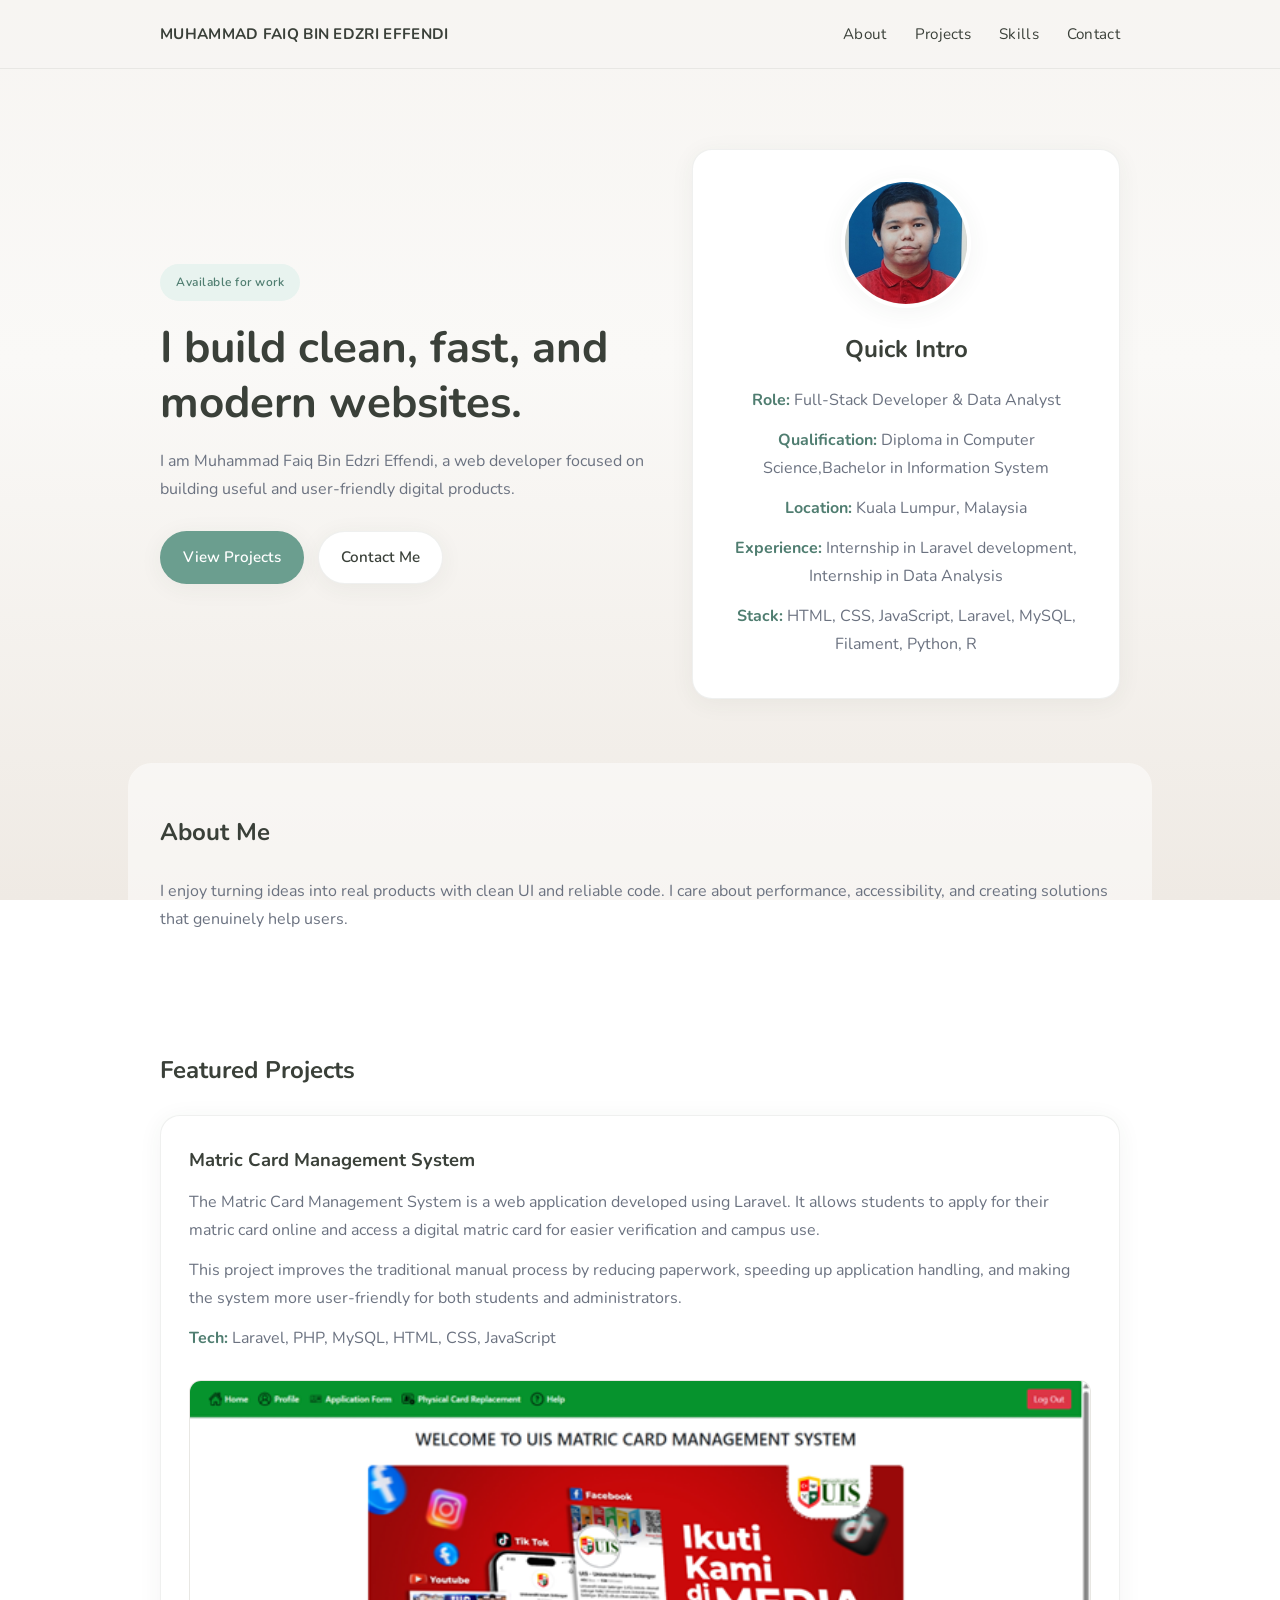
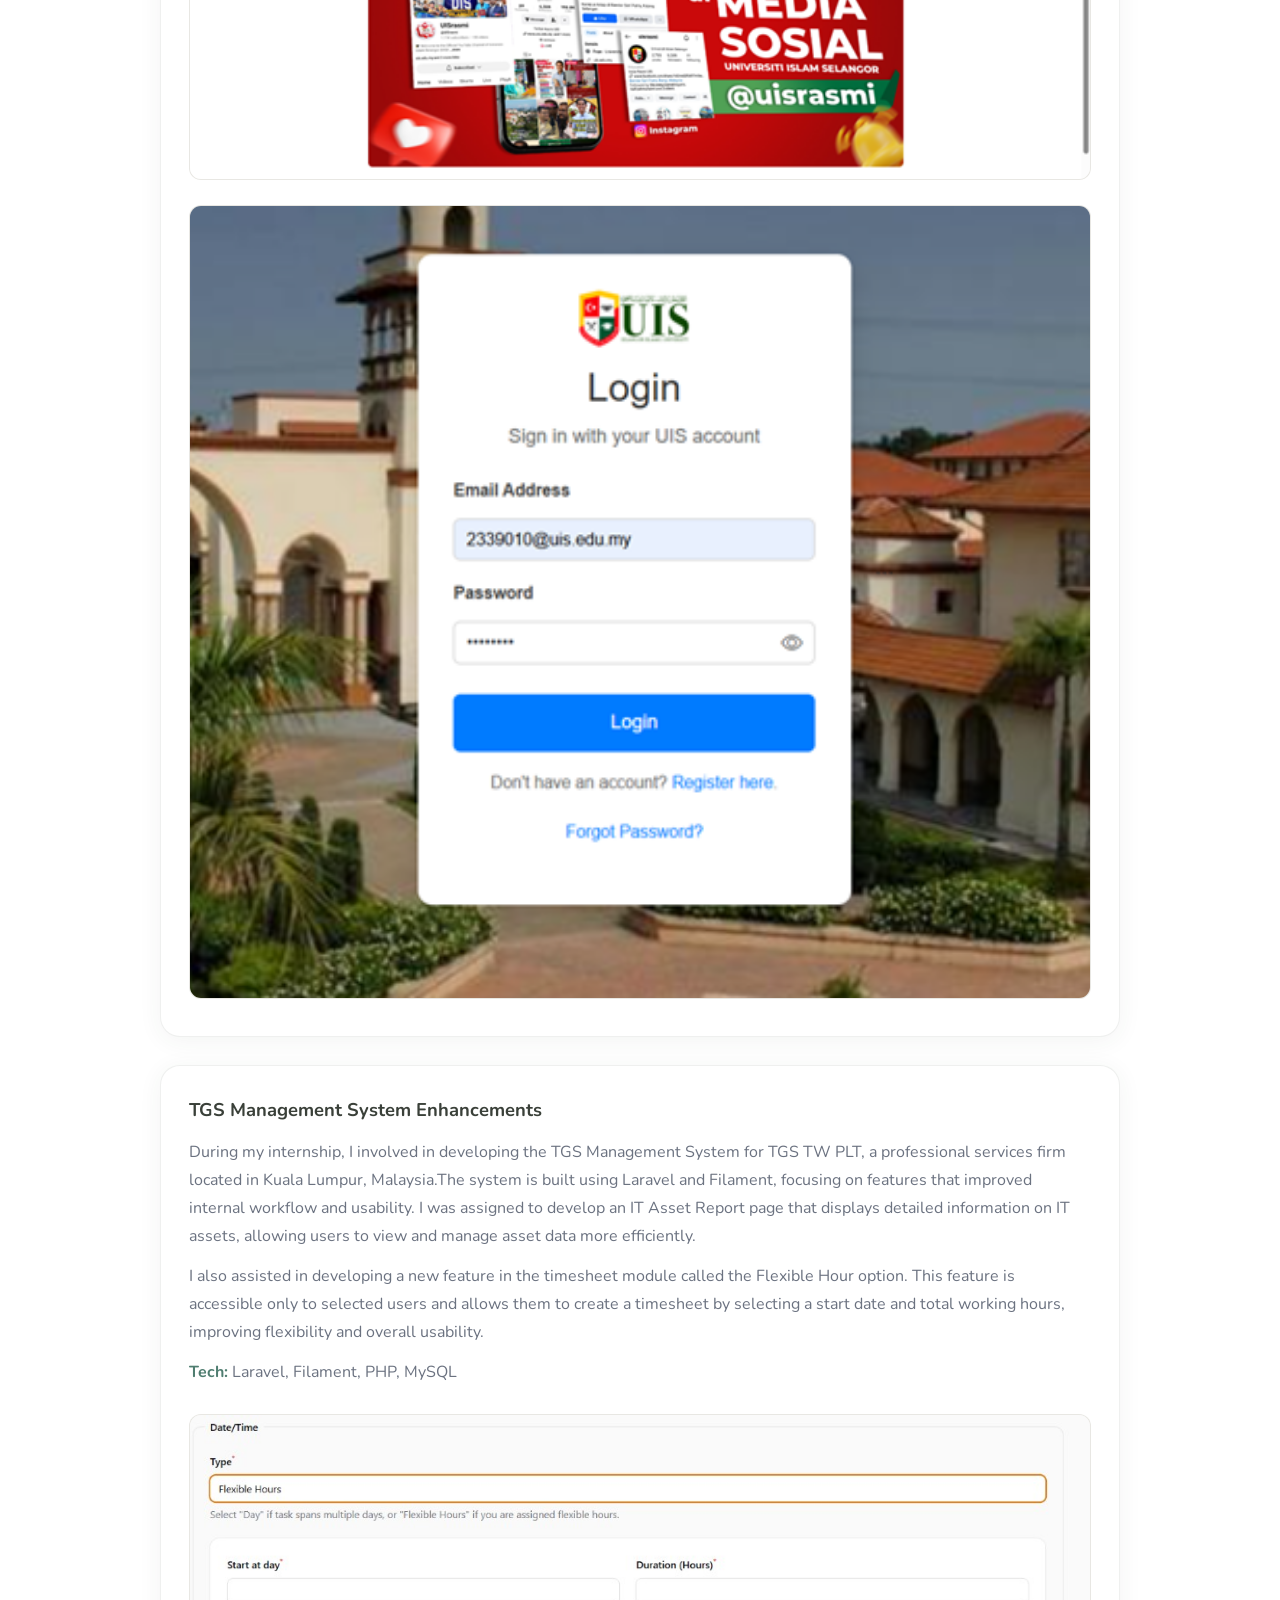
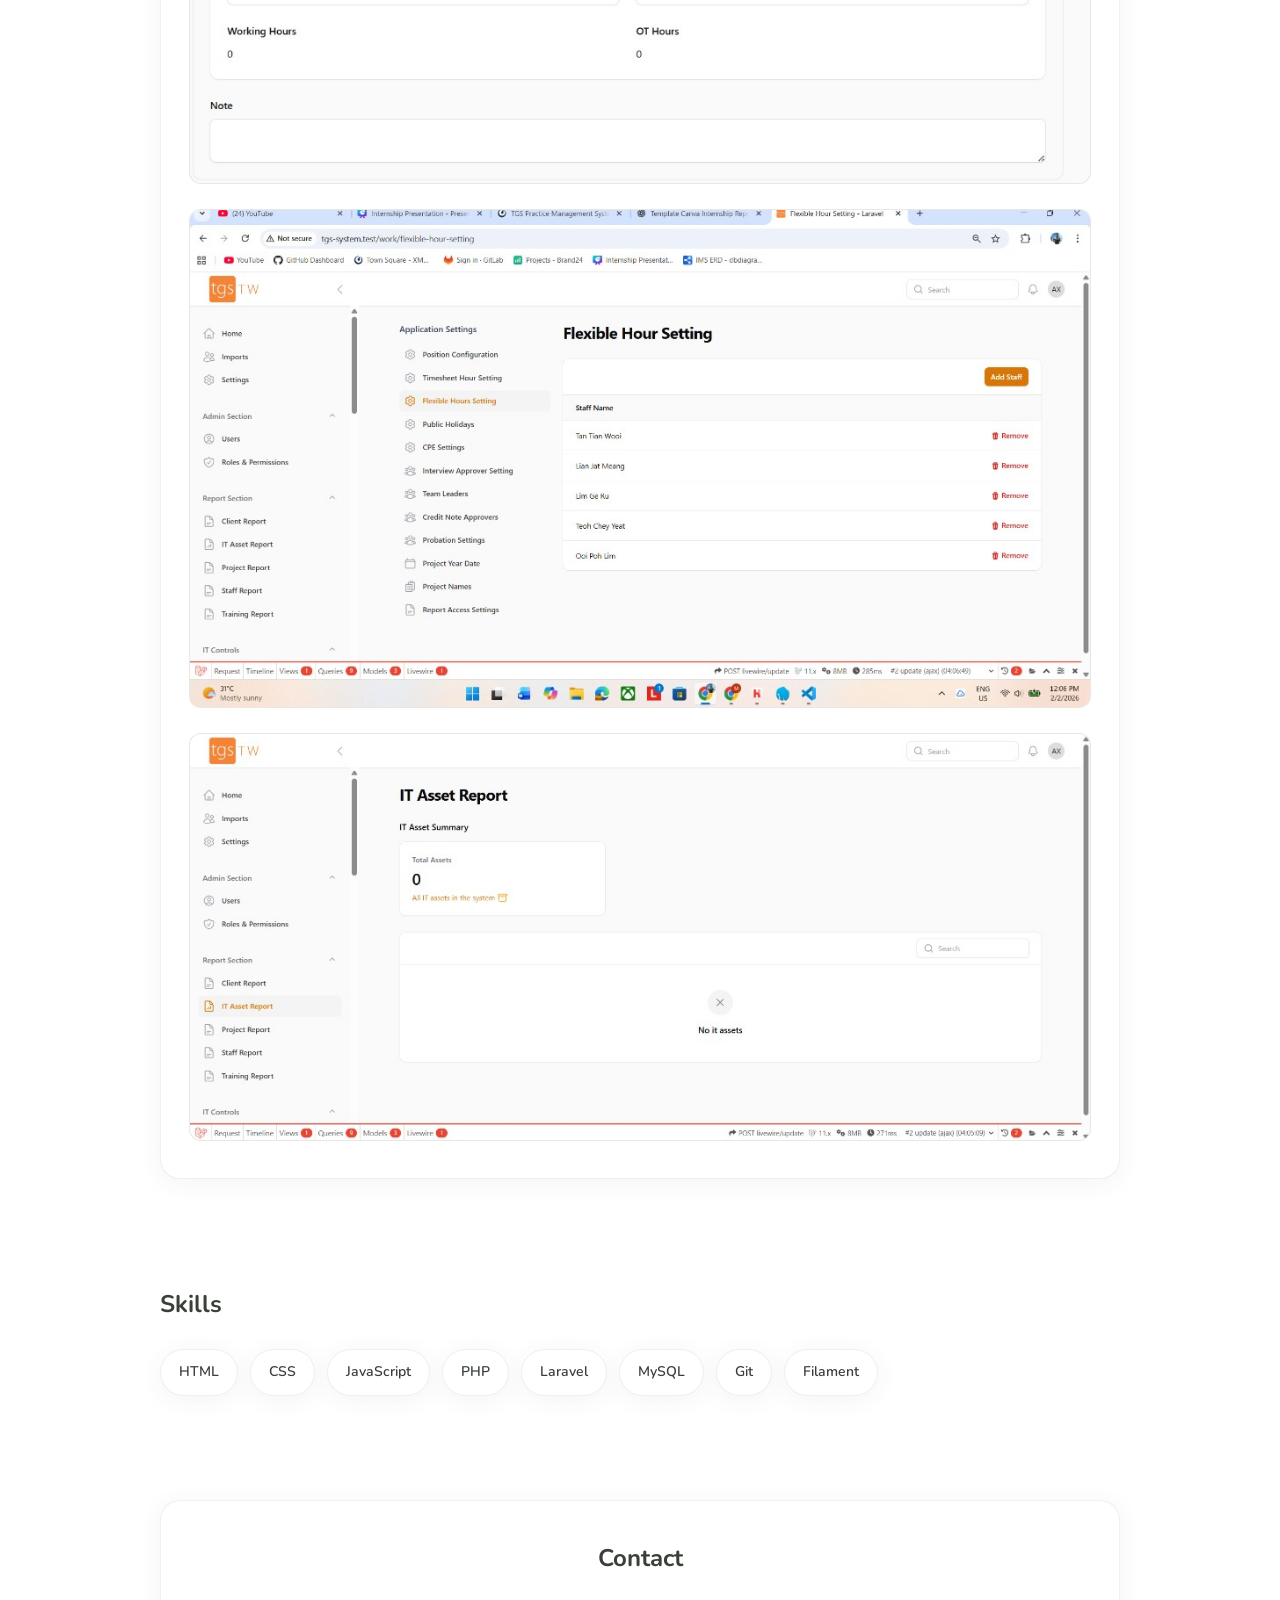
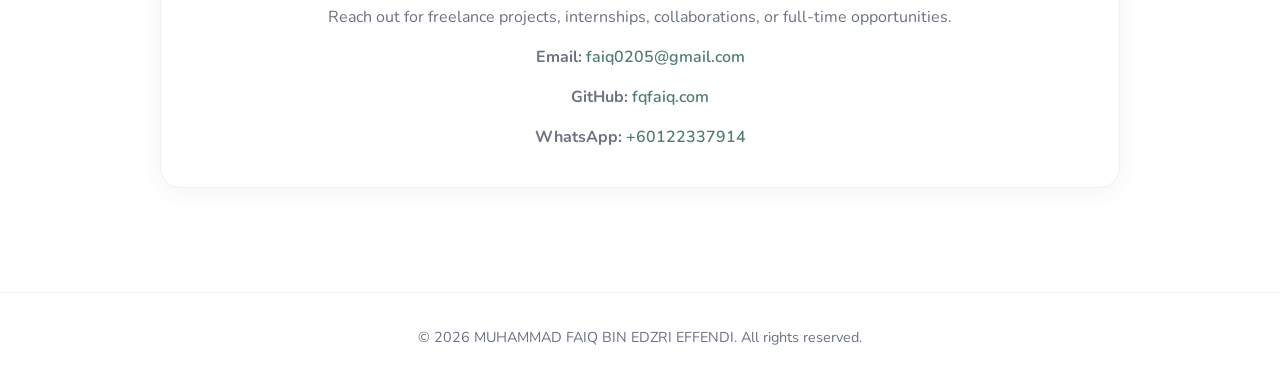
<file: index.html>
<!DOCTYPE html>
<html lang="en">
<head>
    <meta charset="UTF-8">
    <meta name="viewport" content="width=device-width, initial-scale=1.0">
    <title>Portfolio</title>
    <meta name="description" content="Personal portfolio website of Muhammad Faiq Bin Edzri Effendi.">
    <link rel="preconnect" href="https://fonts.googleapis.com">
    <link rel="preconnect" href="https://fonts.gstatic.com" crossorigin>
    <link href="https://fonts.googleapis.com/css2?family=Nunito:wght@400;600;700&display=swap" rel="stylesheet">
    <link rel="stylesheet" href="css/style.css">
</head>
<body>
    <header>
        <div class="container">
            <nav>
                <a href="#home"><strong>MUHAMMAD FAIQ BIN EDZRI EFFENDI</strong></a>
                <ul>
                    <li><a href="#about">About</a></li>
                    <li><a href="#projects">Projects</a></li>
                    <li><a href="#skills">Skills</a></li>
                    <li><a href="#contact">Contact</a></li>
                </ul>
            </nav>
        </div>
    </header>

    <main class="container">
        <section id="home" class="hero">
            <div>
                <span class="badge">Available for work</span>
                <h1>I build clean, fast, and modern websites.</h1>
                <p>
                    I am Muhammad Faiq Bin Edzri Effendi, a web developer focused on building useful and user-friendly digital products.
                </p>
                <div class="btns">
                    <a class="btn primary" href="#projects">View Projects</a>
                    <a class="btn" href="#contact">Contact Me</a>
                </div>
            </div>

            <aside class="panel">
                <div class="avatar-row">
                    <div class="avatar">
                        <img id="profileImg" src="profile.png" alt="Profile photo">
                        <div class="avatar-fallback" id="profileFallback">Add your photo<br/>(`profile.png`)</div>
                    </div>
                </div>
                <h2>Quick Intro</h2>
                <p><strong class="accent-label">Role:</strong> Full-Stack Developer & Data Analyst</p>
                <p><strong class="accent-label">Qualification:</strong> Diploma in Computer Science,Bachelor in Information System</p>
                <p><strong class="accent-label">Location:</strong> Kuala Lumpur, Malaysia</p>
                <p><strong class="accent-label">Experience:</strong> Internship in Laravel development, Internship in Data Analysis</p>
                <p><strong class="accent-label">Stack:</strong> HTML, CSS, JavaScript, Laravel, MySQL, Filament, Python, R</p>
            </aside>
        </section>

        <section id="about" class="section-alt">
            <h2 class="section-title">About Me</h2>
            <p>
                I enjoy turning ideas into real products with clean UI and reliable code.
                I care about performance, accessibility, and creating solutions that genuinely help users.
            </p>
        </section>

        <section id="projects">
            <h2 class="section-title">Featured Projects</h2>
            <div class="projects">
                <article class="card">
                    <h3>Matric Card Management System</h3>
                    <p>
                        The Matric Card Management System is a web application developed using Laravel.
                        It allows students to apply for their matric card online and access a digital matric card
                        for easier verification and campus use.
                    </p>
                    <p>
                        This project improves the traditional manual process by reducing paperwork,
                        speeding up application handling, and making the system more user-friendly for
                        both students and administrators.
                    </p>
                    <p><strong class="accent-label">Tech:</strong> Laravel, PHP, MySQL, HTML, CSS, JavaScript</p>
                    <img class="project-shot" src="matric-homepage.png" alt="Matric Card Management System homepage">
                    <img class="project-shot" src="matric-login.png" alt="Matric Card Management System login page">
                </article>
                <article class="card">
                    <h3>TGS Management System Enhancements</h3>
                    <p>
                        During my internship, I involved in developing the TGS Management System for TGS TW PLT, a professional services firm located in Kuala Lumpur, Malaysia.The system is built using Laravel and Filament, focusing on features that improved internal workflow and usability.
                        I was assigned to develop an IT Asset Report page that displays detailed information on IT assets,
                        allowing users to view and manage asset data more efficiently.
                    </p>
                    <p>
                        I also assisted in developing a new feature in the timesheet module called the Flexible Hour option.
                        This feature is accessible only to selected users and allows them to create a timesheet by selecting
                        a start date and total working hours, improving flexibility and overall usability.
                    </p>
                    <p><strong class="accent-label">Tech:</strong> Laravel, Filament, PHP, MySQL</p>
                    <img class="project-shot" src="intern-flexible-form.png" alt="Flexible Hour form in timesheet module">
                    <img class="project-shot" src="intern-it-asset-report.png" alt="IT Asset Report page showing asset information">
                    <img class="project-shot" src="intern-flexible-form-2.png" alt="Additional Flexible Hour timesheet view">
                </article>
            </div>
        </section>

        <section id="skills" class="section-alt">
            <h2 class="section-title">Skills</h2>
            <div class="chips">
                <span class="chip">HTML</span>
                <span class="chip">CSS</span>
                <span class="chip">JavaScript</span>
                <span class="chip">PHP</span>
                <span class="chip">Laravel</span>
                <span class="chip">MySQL</span>
                <span class="chip">Git</span>
                <span class="chip">Filament</span>
            </div>
        </section>

        <section id="contact">
            <div class="contact-box">
                <h2 class="section-title">Contact</h2>
                <p>Reach out for freelance projects, internships, collaborations, or full-time opportunities.</p>
                <p><strong>Email:</strong> <a href="mailto:faiq0205@gmail.com" class="link-accent">faiq0205@gmail.com</a></p>
                <p><strong>GitHub:</strong> <a href="https://github.com/fqfaiq" class="link-accent">fqfaiq.com</a></p>
                <p><strong>WhatsApp:</strong> <a href="https://wa.me/+60122337914" class="link-accent">+60122337914</a></p>
            </div>
        </section>
    </main>

    <footer>
        <div class="container">© <span id="year"></span> MUHAMMAD FAIQ BIN EDZRI EFFENDI. All rights reserved.</div>
    </footer>

    <script>
        document.getElementById("year").textContent = new Date().getFullYear();

        // Show the fallback placeholder if the profile image isn't present.
        const profileImg = document.getElementById("profileImg");
        const profileFallback = document.getElementById("profileFallback");
        if (profileImg && profileFallback) {
            profileImg.addEventListener("load", () => {
                profileImg.style.display = "block";
                profileFallback.style.display = "none";
            });
            profileImg.addEventListener("error", () => {
                profileImg.style.display = "none";
                profileFallback.style.display = "flex";
            });
        }
    </script>
</body>
</html>
</file>
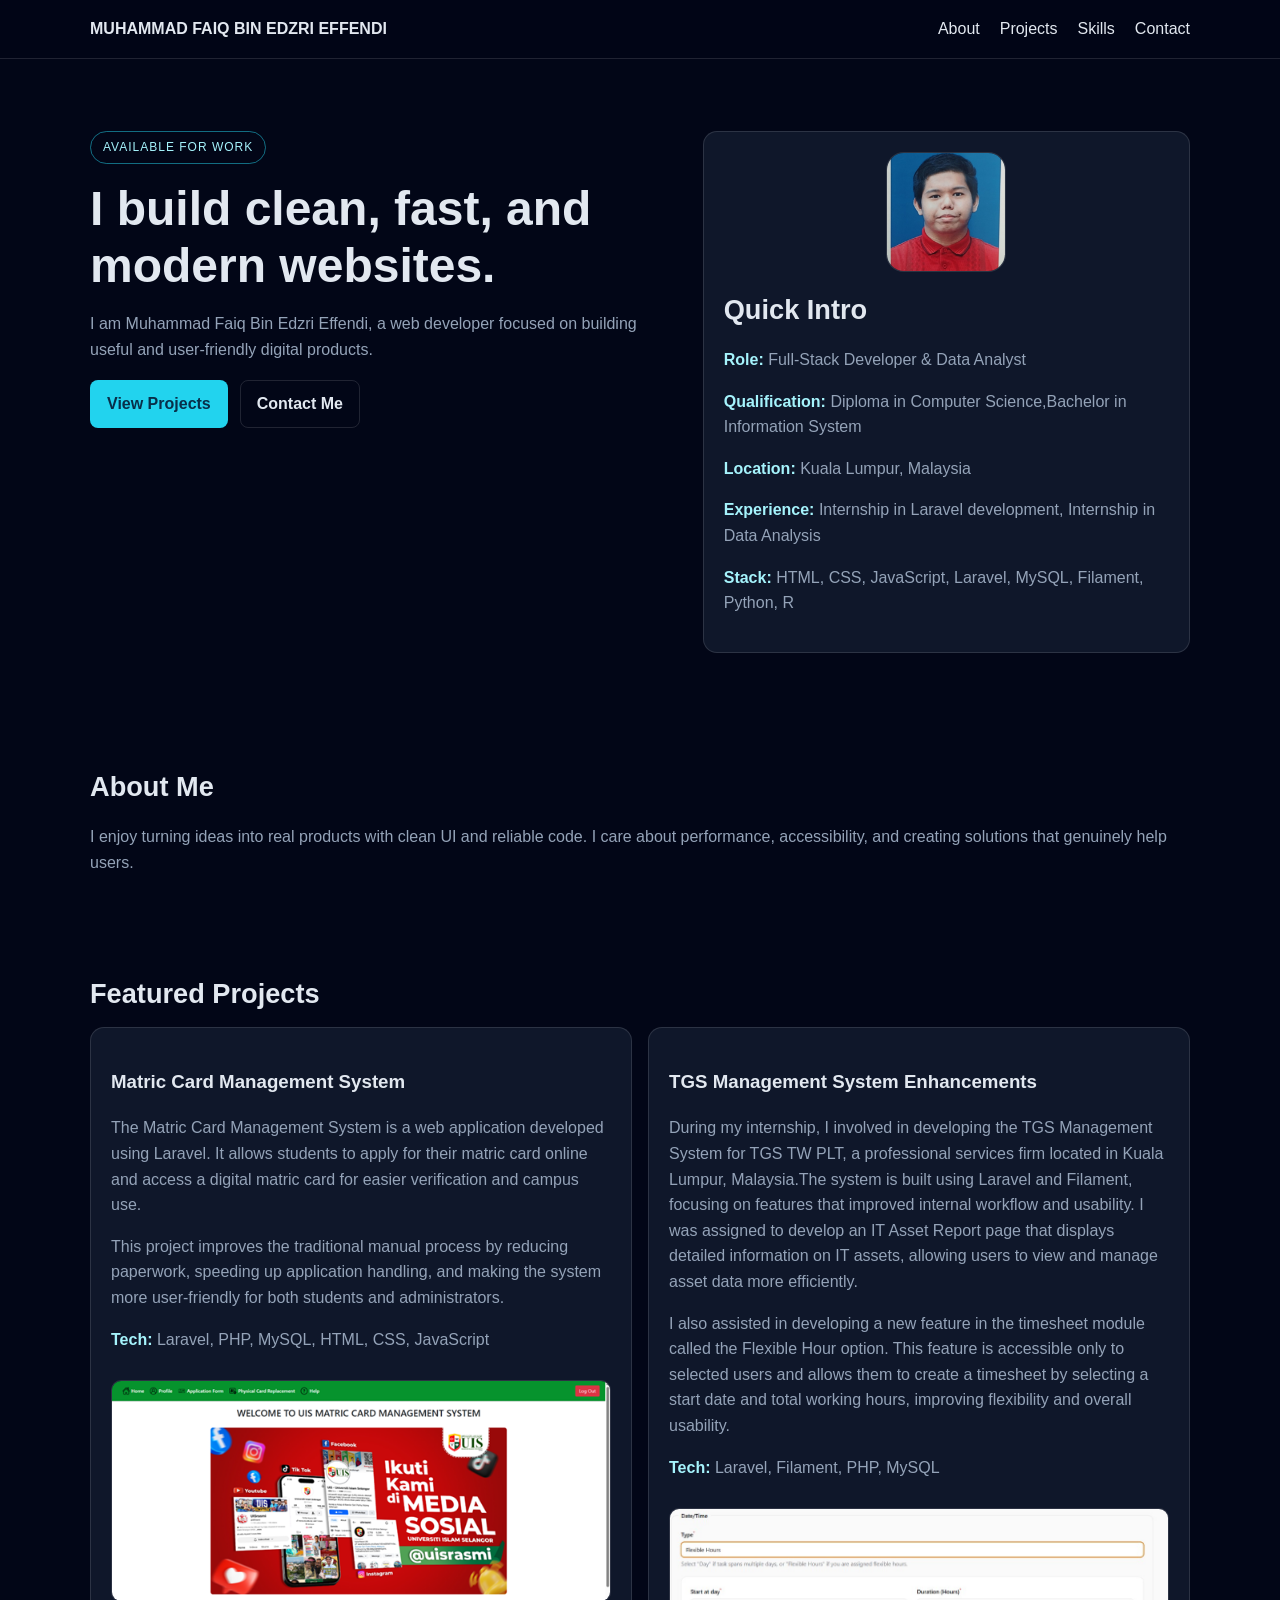
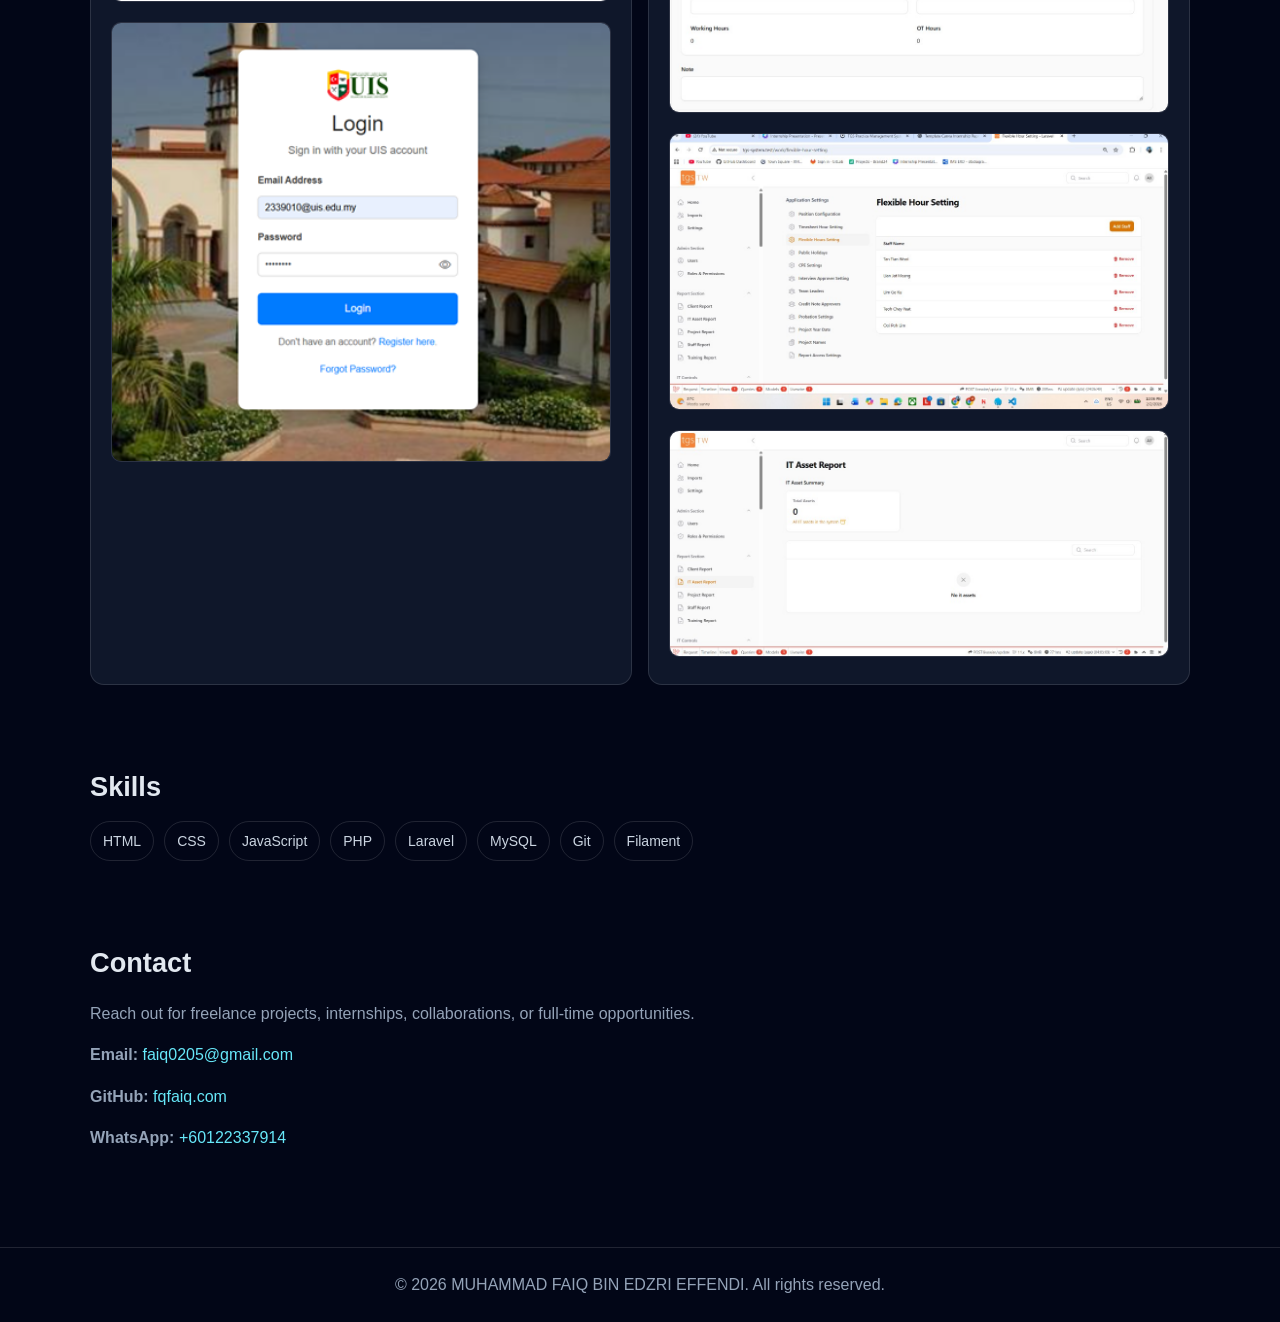
<file: public/index.html>
<!DOCTYPE html>
<html lang="en">
<head>
    <meta charset="UTF-8">
    <meta name="viewport" content="width=device-width, initial-scale=1.0">
    <title>Portfolio</title>
    <meta name="description" content="Personal portfolio website of Your Name.">
    <style>
        :root {
            --bg: #020617;
            --surface: #0f172a;
            --text: #e2e8f0;
            --muted: #94a3b8;
            --accent: #22d3ee;
            --border: rgba(255, 255, 255, 0.12);
        }

        * { box-sizing: border-box; }

        html { scroll-behavior: smooth; }

        body {
            margin: 0;
            font-family: Arial, Helvetica, sans-serif;
            background: var(--bg);
            color: var(--text);
            line-height: 1.6;
        }

        .container {
            width: min(1100px, 92%);
            margin: 0 auto;
        }

        header {
            position: sticky;
            top: 0;
            background: rgba(2, 6, 23, 0.9);
            border-bottom: 1px solid var(--border);
            backdrop-filter: blur(8px);
            z-index: 100;
        }

        nav {
            display: flex;
            justify-content: space-between;
            align-items: center;
            padding: 16px 0;
        }

        nav ul {
            list-style: none;
            display: flex;
            gap: 20px;
            padding: 0;
            margin: 0;
        }

        a { color: inherit; text-decoration: none; }
        nav a:hover { color: var(--accent); }

        .hero {
            display: grid;
            grid-template-columns: 1.2fr 1fr;
            gap: 28px;
            padding: 72px 0;
        }

        .badge {
            display: inline-block;
            padding: 6px 12px;
            border: 1px solid rgba(34, 211, 238, 0.5);
            border-radius: 999px;
            color: #a5f3fc;
            font-size: 12px;
            letter-spacing: 1px;
            text-transform: uppercase;
        }

        .avatar {
            width: 120px;
            height: 120px;
            border-radius: 18px;
            border: 1px solid var(--border);
            background: rgba(15, 23, 42, 0.7);
            overflow: hidden;
            position: relative;
        }

        .avatar img {
            width: 100%;
            height: 100%;
            object-fit: cover;
            display: none;
        }

        .avatar-fallback {
            position: absolute;
            inset: 0;
            display: flex;
            align-items: center;
            justify-content: center;
            text-align: center;
            padding: 12px;
            color: var(--muted);
            font-size: 12px;
        }

        .avatar-row {
            display: flex;
            justify-content: center;
            margin-bottom: 16px;
        }

        h1 { font-size: clamp(2rem, 4vw, 3rem); line-height: 1.2; margin: 16px 0; }
        h2 { font-size: 1.7rem; margin: 0 0 12px; }

        p { color: var(--muted); }

        .btns {
            display: flex;
            flex-wrap: wrap;
            gap: 12px;
            margin-top: 18px;
        }

        .btn {
            padding: 10px 16px;
            border-radius: 8px;
            border: 1px solid var(--border);
            font-weight: 600;
        }

        .btn.primary {
            background: var(--accent);
            color: #082f49;
            border-color: transparent;
        }

        .panel, .card {
            background: var(--surface);
            border: 1px solid var(--border);
            border-radius: 14px;
            padding: 20px;
        }

        section { padding: 40px 0; }

        .projects {
            display: grid;
            grid-template-columns: repeat(2, minmax(0, 1fr));
            gap: 16px;
        }

        .project-shot {
            width: 100%;
            border-radius: 10px;
            border: 1px solid var(--border);
            margin-top: 12px;
            object-fit: cover;
            background: rgba(15, 23, 42, 0.6);
        }

        .chips {
            display: flex;
            flex-wrap: wrap;
            gap: 10px;
        }

        .chip {
            padding: 8px 12px;
            border: 1px solid var(--border);
            border-radius: 999px;
            color: #cbd5e1;
            font-size: 14px;
        }

        footer {
            border-top: 1px solid var(--border);
            margin-top: 40px;
            padding: 24px 0;
            text-align: center;
            color: var(--muted);
        }

        @media (max-width: 800px) {
            nav ul { display: none; }
            .hero, .projects { grid-template-columns: 1fr; }
        }
    </style>
</head>
<body>
    <header>
        <div class="container">
            <nav>
                <a href="#home"><strong>MUHAMMAD FAIQ BIN EDZRI EFFENDI</strong></a>
                <ul>
                    <li><a href="#about">About</a></li>
                    <li><a href="#projects">Projects</a></li>
                    <li><a href="#skills">Skills</a></li>
                    <li><a href="#contact">Contact</a></li>
                </ul>
            </nav>
        </div>
    </header>

    <main class="container">
        <section id="home" class="hero">
            <div>
                <span class="badge">Available for work</span>
                <h1>I build clean, fast, and modern websites.</h1>
                <p>
                    I am Muhammad Faiq Bin Edzri Effendi, a web developer focused on building useful and user-friendly digital products.
                </p>
                <div class="btns">
                    <a class="btn primary" href="#projects">View Projects</a>
                    <a class="btn" href="#contact">Contact Me</a>
                </div>
            </div>

            <aside class="panel">
                <div class="avatar-row">
                    <div class="avatar">
                        <img id="profileImg" src="profile.png" alt="Profile photo">
                        <div class="avatar-fallback" id="profileFallback">Add your photo<br/>(`profile.png`)</div>
                    </div>
                </div>
                <h2>Quick Intro</h2>
                <p><strong style="color:#a5f3fc;">Role:</strong> Full-Stack Developer & Data Analyst</p>
                <p><strong style="color:#a5f3fc;">Qualification:</strong> Diploma in Computer Science,Bachelor in Information System</p>
                <p><strong style="color:#a5f3fc;">Location:</strong> Kuala Lumpur, Malaysia</p>
                <p><strong style="color:#a5f3fc;">Experience:</strong> Internship in Laravel development, Internship in Data Analysis</p>
                <p><strong style="color:#a5f3fc;">Stack:</strong> HTML, CSS, JavaScript, Laravel, MySQL, Filament, Python, R</p>
            </aside>
        </section>

        <section id="about">
            <h2>About Me</h2>
            <p>
                I enjoy turning ideas into real products with clean UI and reliable code.
                I care about performance, accessibility, and creating solutions that genuinely help users.
            </p>
        </section>

        <section id="projects">
            <h2>Featured Projects</h2>
            <div class="projects">
                <article class="card">
                    <h3>Matric Card Management System</h3>
                    <p>
                        The Matric Card Management System is a web application developed using Laravel.
                        It allows students to apply for their matric card online and access a digital matric card
                        for easier verification and campus use.
                    </p>
                    <p>
                        This project improves the traditional manual process by reducing paperwork,
                        speeding up application handling, and making the system more user-friendly for
                        both students and administrators.
                    </p>
                    <p><strong style="color:#a5f3fc;">Tech:</strong> Laravel, PHP, MySQL, HTML, CSS, JavaScript</p>
                    <img class="project-shot" src="matric-homepage.png" alt="Matric Card Management System homepage">
                    <img class="project-shot" src="matric-login.png" alt="Matric Card Management System login page">
                </article>
                <article class="card">
                    <h3>TGS Management System Enhancements</h3>
                    <p>
                        During my internship, I involved in developing the TGS Management System for TGS TW PLT, a professional services firm located in Kuala Lumpur, Malaysia.The system is built using Laravel and Filament, focusing on features that improved internal workflow and usability.
                        I was assigned to develop an IT Asset Report page that displays detailed information on IT assets,
                        allowing users to view and manage asset data more efficiently.
                    </p>
                    <p>
                        I also assisted in developing a new feature in the timesheet module called the Flexible Hour option.
                        This feature is accessible only to selected users and allows them to create a timesheet by selecting
                        a start date and total working hours, improving flexibility and overall usability.
                    </p>
                    <p><strong style="color:#a5f3fc;">Tech:</strong> Laravel, Filament, PHP, MySQL</p>
                    <img class="project-shot" src="intern-flexible-form.png" alt="Flexible Hour form in timesheet module">
                    <img class="project-shot" src="intern-it-asset-report.png" alt="IT Asset Report page showing asset information">
                    <img class="project-shot" src="intern-flexible-form-2.png" alt="Additional Flexible Hour timesheet view">
                </article>
            </div>
        </section>

        <section id="skills">
            <h2>Skills</h2>
            <div class="chips">
                <span class="chip">HTML</span>
                <span class="chip">CSS</span>
                <span class="chip">JavaScript</span>
                <span class="chip">PHP</span>
                <span class="chip">Laravel</span>
                <span class="chip">MySQL</span>
                <span class="chip">Git</span>
                <span class="chip">Filament</span>
            </div>
        </section>

        <section id="contact">
            <h2>Contact</h2>
            <p>Reach out for freelance projects, internships, collaborations, or full-time opportunities.</p>
            <p><strong>Email:</strong> <a href="mailto:faiq0205@gmail.com" style="color:#67e8f9;">faiq0205@gmail.com</a></p>
            <p><strong>GitHub:</strong> <a href="https://github.com/fqfaiq" style="color:#67e8f9;">fqfaiq.com</a></p>
            <p><strong>WhatsApp:</strong> <a href="https://wa.me/+60122337914" style="color:#67e8f9;">+60122337914</a></p>
        </section>
    </main>

    <footer>
        <div class="container">© <span id="year"></span> MUHAMMAD FAIQ BIN EDZRI EFFENDI. All rights reserved.</div>
    </footer>

    <script>
        document.getElementById("year").textContent = new Date().getFullYear();

        // Show the fallback placeholder if the profile image isn't present.
        const profileImg = document.getElementById("profileImg");
        const profileFallback = document.getElementById("profileFallback");
        if (profileImg && profileFallback) {
            profileImg.addEventListener("load", () => {
                profileImg.style.display = "block";
                profileFallback.style.display = "none";
            });
            profileImg.addEventListener("error", () => {
                profileImg.style.display = "none";
                profileFallback.style.display = "flex";
            });
        }
    </script>
</body>
</html>
</file>
<file: css/style.css>
:root {
    --bg: #f7f5f2;
    --bg-soft: #efeae4;
    --surface: #ffffff;
    --text: #3a4039;
    --muted: #6b7280;
    --accent: #6b9e8f;
    --accent-soft: #e8f3ef;
    --accent-dark: #4f7d70;
    --border: rgba(58, 64, 57, 0.08);
    --shadow: 0 4px 24px rgba(58, 64, 57, 0.06);
    --shadow-hover: 0 8px 32px rgba(58, 64, 57, 0.1);
}

* { box-sizing: border-box; }

html { scroll-behavior: smooth; }

body {
    margin: 0;
    font-family: "Nunito", "Segoe UI", sans-serif;
    background: linear-gradient(180deg, var(--bg) 0%, #faf9f7 40%, var(--bg-soft) 100%);
    background-attachment: fixed;
    color: var(--text);
    line-height: 1.75;
}

.container {
    width: min(960px, 90%);
    margin: 0 auto;
}

header {
    position: sticky;
    top: 0;
    background: rgba(247, 245, 242, 0.85);
    border-bottom: 1px solid var(--border);
    z-index: 100;
}

nav {
    display: flex;
    justify-content: space-between;
    align-items: center;
    padding: 20px 0;
}

nav a:first-child {
    font-size: 0.95rem;
    letter-spacing: 0.02em;
    color: var(--text);
}

nav ul {
    list-style: none;
    display: flex;
    gap: 28px;
    padding: 0;
    margin: 0;
}

a { color: inherit; text-decoration: none; transition: color 0.2s ease; }
nav a:hover { color: var(--accent-dark); }

.hero {
    display: grid;
    grid-template-columns: 1.15fr 1fr;
    gap: 40px;
    padding: 80px 0 64px;
    align-items: center;
}

.badge {
    display: inline-block;
    padding: 8px 16px;
    background: var(--accent-soft);
    border: none;
    border-radius: 999px;
    color: var(--accent-dark);
    font-size: 12px;
    font-weight: 600;
    letter-spacing: 0.5px;
}

.avatar {
    width: 130px;
    height: 130px;
    border-radius: 50%;
    border: 4px solid var(--surface);
    box-shadow: var(--shadow);
    background: var(--bg-soft);
    overflow: hidden;
    position: relative;
}

.avatar img {
    width: 100%;
    height: 100%;
    object-fit: cover;
    display: none;
}

.avatar-fallback {
    position: absolute;
    inset: 0;
    display: flex;
    align-items: center;
    justify-content: center;
    text-align: center;
    padding: 12px;
    color: var(--muted);
    font-size: 12px;
}

.avatar-row {
    display: flex;
    justify-content: center;
    margin-bottom: 20px;
}

h1 {
    font-size: clamp(2rem, 4vw, 2.75rem);
    font-weight: 700;
    line-height: 1.25;
    margin: 20px 0 16px;
    color: var(--text);
}

h2 {
    font-size: 1.5rem;
    font-weight: 700;
    margin: 0 0 16px;
    color: var(--text);
}

h3 {
    font-size: 1.15rem;
    font-weight: 700;
    margin: 0 0 12px;
    color: var(--text);
}

p {
    color: var(--muted);
    margin: 0 0 12px;
}

.accent-label { color: var(--accent-dark); }

.link-accent {
    color: var(--accent-dark);
    font-weight: 600;
}

.link-accent:hover {
    color: var(--accent);
    text-decoration: underline;
    text-underline-offset: 3px;
}

.btns {
    display: flex;
    flex-wrap: wrap;
    gap: 14px;
    margin-top: 28px;
}

.btn {
    padding: 12px 22px;
    border-radius: 999px;
    border: 1px solid var(--border);
    font-weight: 600;
    font-size: 0.95rem;
    background: var(--surface);
    box-shadow: var(--shadow);
    transition: transform 0.2s ease, box-shadow 0.2s ease;
}

.btn:hover {
    transform: translateY(-1px);
    box-shadow: var(--shadow-hover);
}

.btn.primary {
    background: var(--accent);
    color: #fff;
    border-color: transparent;
}

.btn.primary:hover {
    background: var(--accent-dark);
}

.panel, .card {
    background: var(--surface);
    border: 1px solid var(--border);
    border-radius: 20px;
    padding: 28px;
    box-shadow: var(--shadow);
}

.panel {
    text-align: center;
}

section {
    padding: 56px 0;
}

.section-alt {
    background: rgba(255, 255, 255, 0.5);
    border-radius: 24px;
    padding: 48px 32px;
    margin: 0 -32px;
}

.section-title {
    margin-bottom: 24px;
}

.projects {
    display: grid;
    grid-template-columns: 1fr;
    gap: 28px;
}

.card {
    transition: box-shadow 0.25s ease, transform 0.25s ease;
}

.card:hover {
    box-shadow: var(--shadow-hover);
    transform: translateY(-2px);
}

.project-shot {
    width: 100%;
    border-radius: 12px;
    border: 1px solid var(--border);
    margin-top: 16px;
    object-fit: cover;
    background: var(--bg);
}

.chips {
    display: flex;
    flex-wrap: wrap;
    gap: 12px;
}

.chip {
    padding: 10px 18px;
    background: var(--surface);
    border: 1px solid var(--border);
    border-radius: 999px;
    color: var(--text);
    font-size: 14px;
    font-weight: 600;
    box-shadow: var(--shadow);
}

.contact-box {
    background: var(--surface);
    border: 1px solid var(--border);
    border-radius: 20px;
    padding: 36px;
    box-shadow: var(--shadow);
    text-align: center;
}

.contact-box p:last-child {
    margin-bottom: 0;
}

footer {
    border-top: 1px solid var(--border);
    margin-top: 48px;
    padding: 32px 0;
    text-align: center;
    color: var(--muted);
    font-size: 0.9rem;
}

@media (max-width: 800px) {
    nav ul { display: none; }

    .hero {
        grid-template-columns: 1fr;
        padding: 48px 0 40px;
        gap: 32px;
    }

    .hero > div { order: 2; }
    .hero > .panel { order: 1; }

    .section-alt {
        margin: 0;
        padding: 32px 24px;
    }
}
</file>
